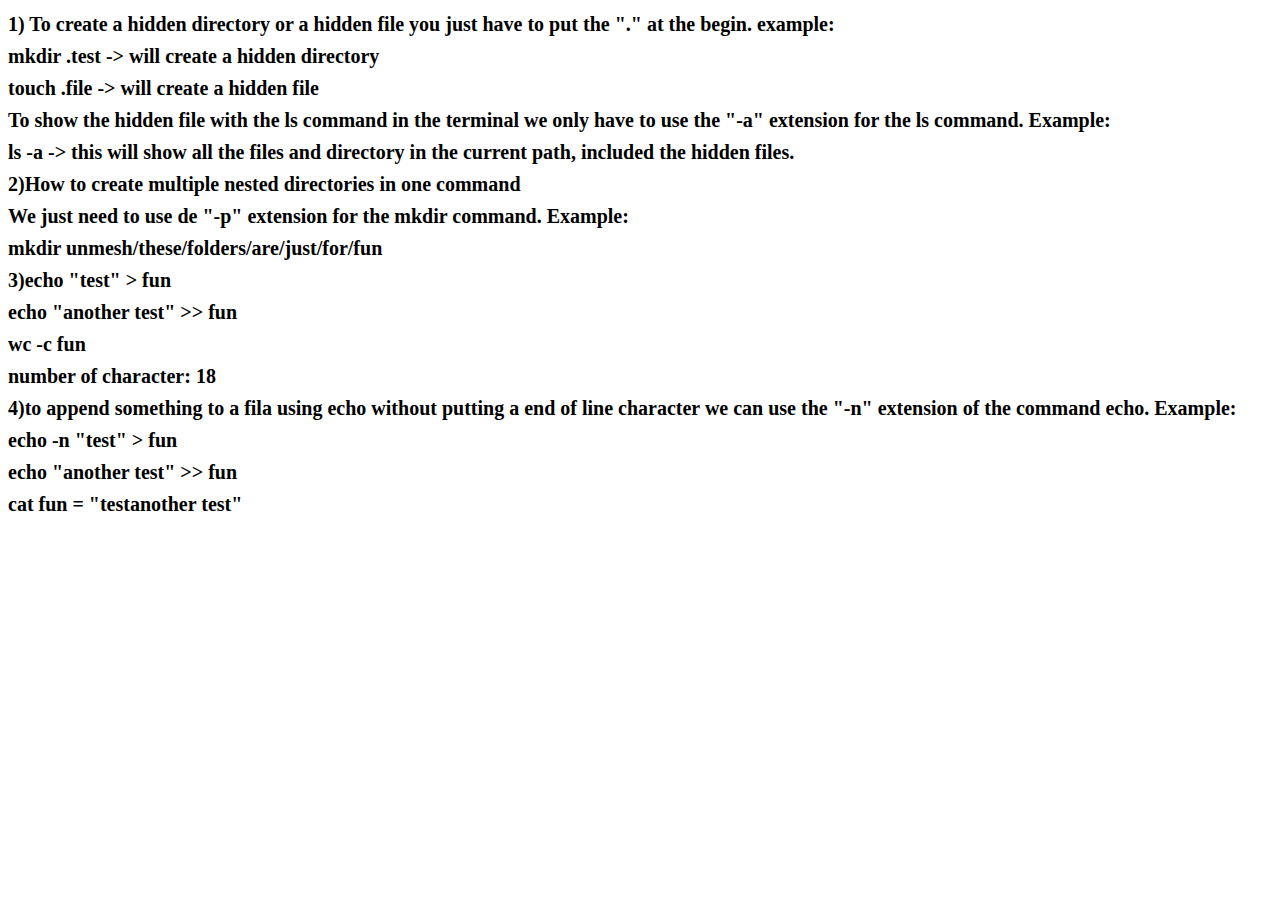
<file: CLI/index.html>
<!DOCTYPE html>
<html>
<head>
	<title>CLI Homework</title>
	<style>
		body{
			font-size: 20px;
			line-height: 1.6;
			font-weight: bold;
		}
	</style>
</head>
<body>
	1)
	To create a hidden directory or a hidden file you just have to put the "." at the begin.
	example:<br>
	mkdir .test -> will create a hidden directory<br> 
	touch .file -> will create a hidden file<br>

	To show the hidden file with the ls command in the terminal we only have to use the "-a" extension for the ls command. Example:<br>
	ls -a -> this will show all the files and directory in the current path, included the hidden files.<br>


	2)How to create multiple nested directories in one command<br>
	We just need to use de "-p" extension for the mkdir command. Example:<br>

	mkdir unmesh/these/folders/are/just/for/fun<br>

	3)echo "test" > fun<br>
	echo "another test" >> fun<br>
	wc -c fun<br>

	number of character: 18<br>

	4)to append something to a fila using echo without putting a end of line character we can use the "-n" extension of the command echo. Example:<br>

	echo -n "test" > fun<br>
	echo "another test" >> fun<br>

	cat fun = "testanother test"<br>
</body>
</html>
</file>
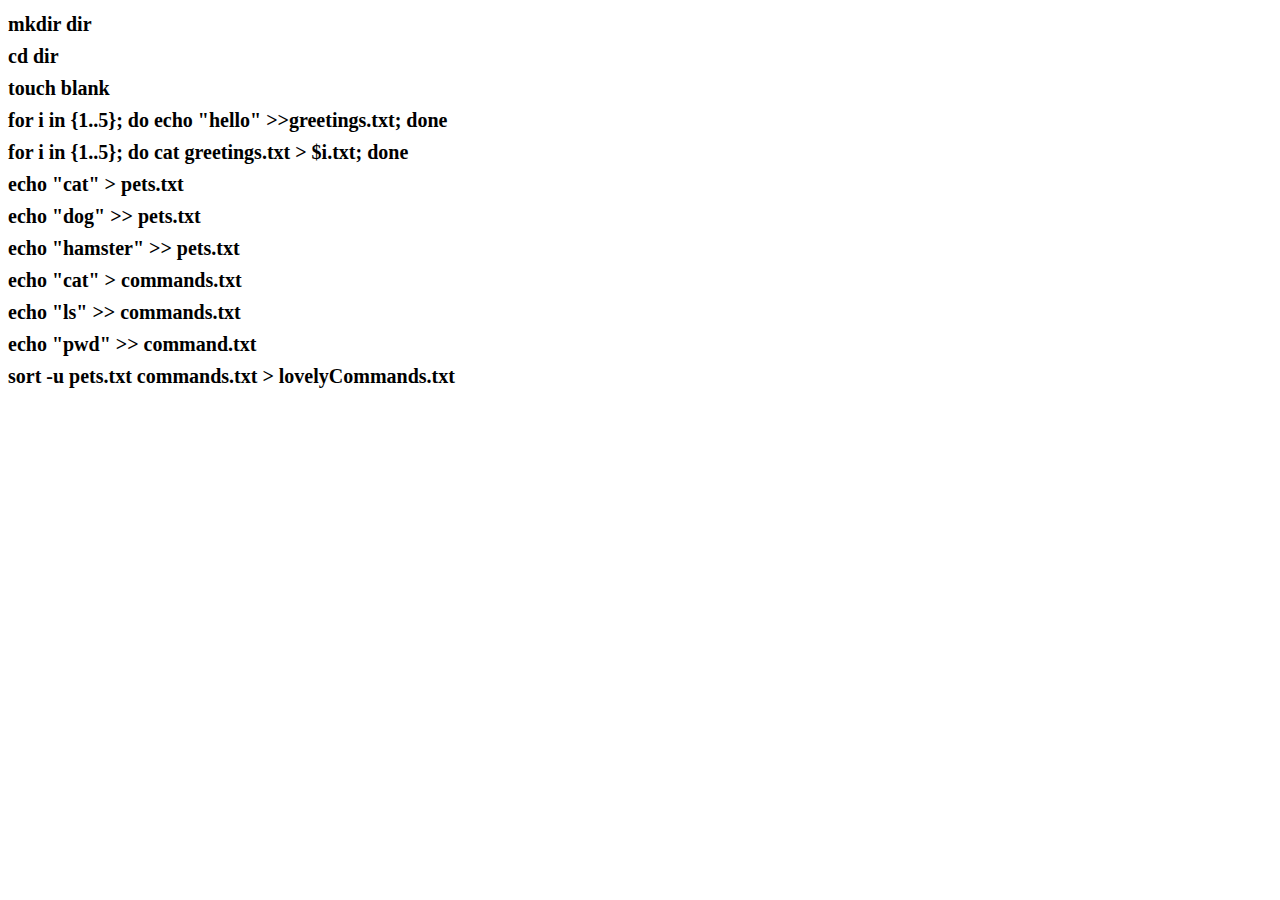
<file: CLI2/index.html>
<!DOCTYPE html>
<html>
<head>
	<title>CLI Homework</title>
	<style>
		body{
			font-size: 20px;
			line-height: 1.6;
			font-weight: bold;
		}
	</style>
</head>
<body>
	mkdir dir<br>
	cd dir<br>
	touch blank<br>
	for i in {1..5}; do echo "hello" >>greetings.txt; done<br>
	for i in {1..5}; do cat greetings.txt > $i.txt; done<br>
	echo "cat" > pets.txt<br>
	echo "dog" >> pets.txt<br>
	echo "hamster" >> pets.txt<br>
	echo "cat" > commands.txt<br>
	echo "ls" >> commands.txt<br>
	echo "pwd" >> command.txt<br>
	sort -u pets.txt commands.txt > lovelyCommands.txt<br>
</body>
</html>
</file>
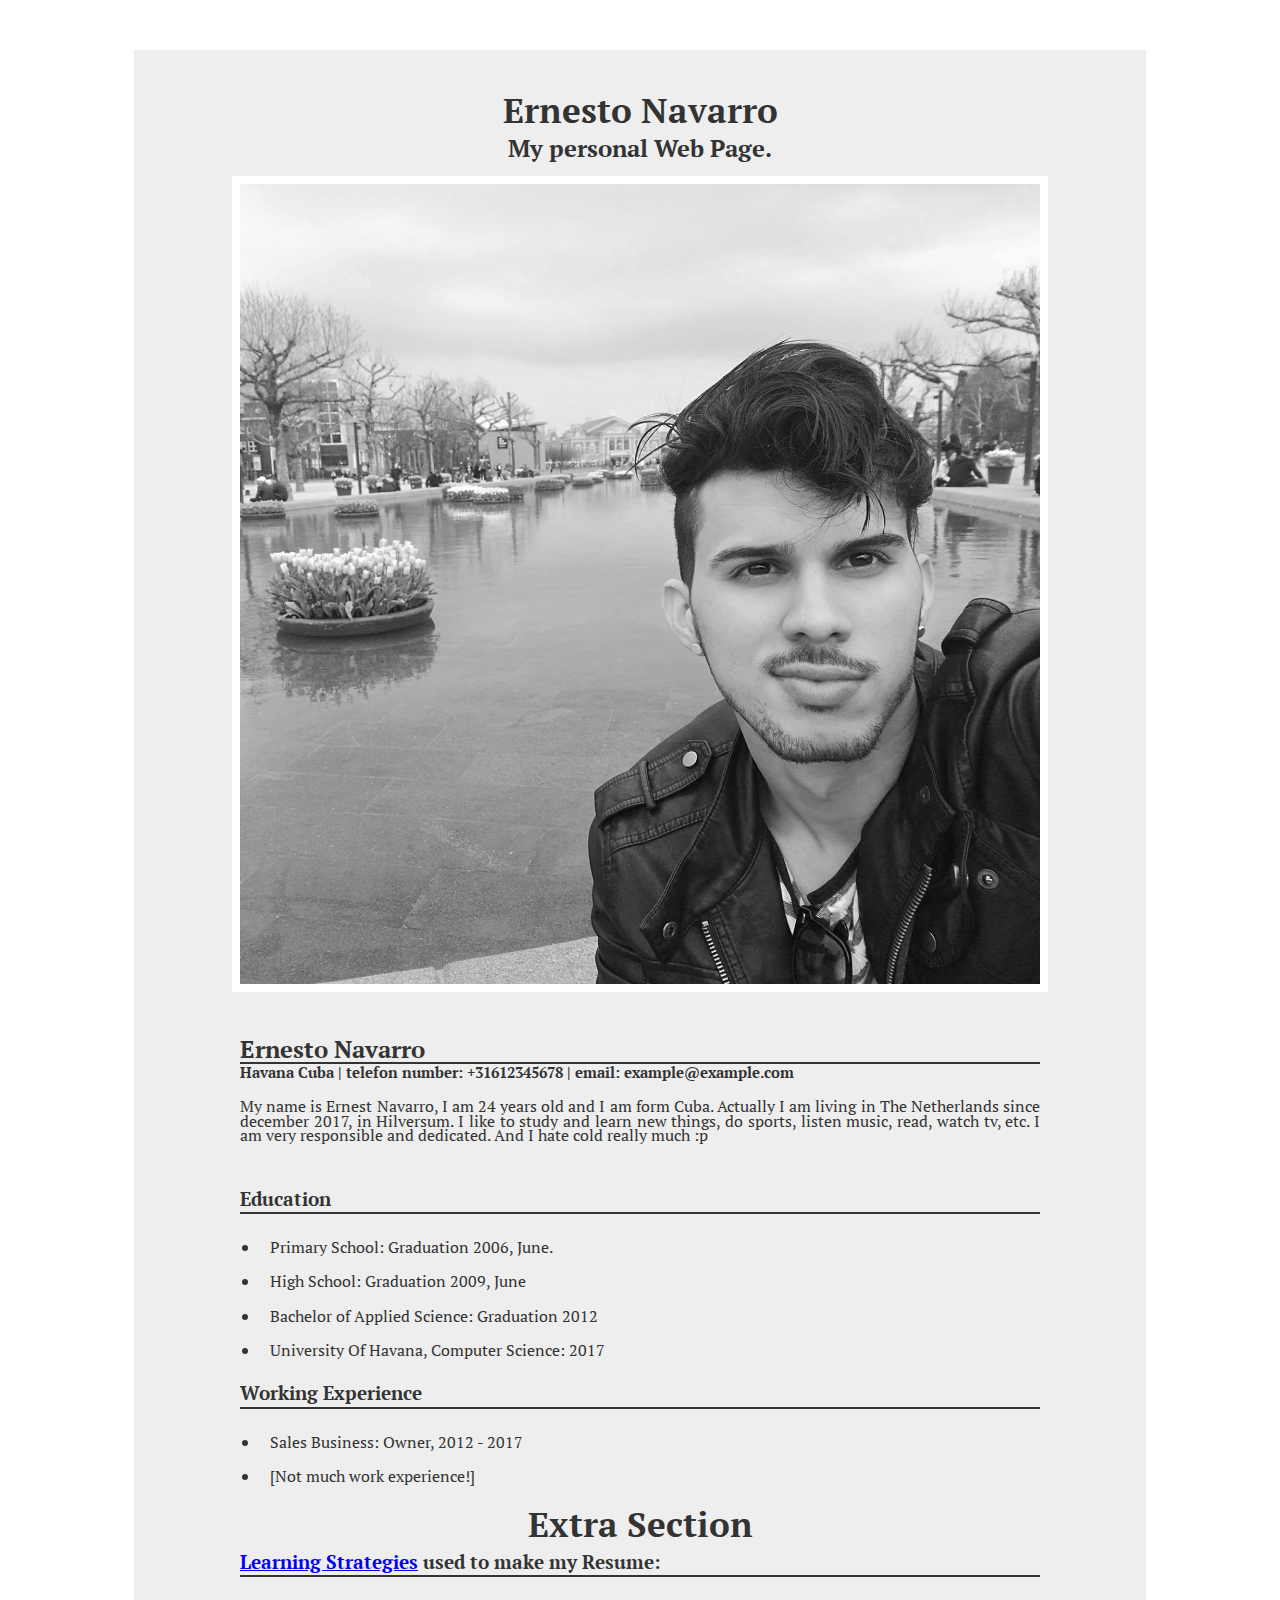
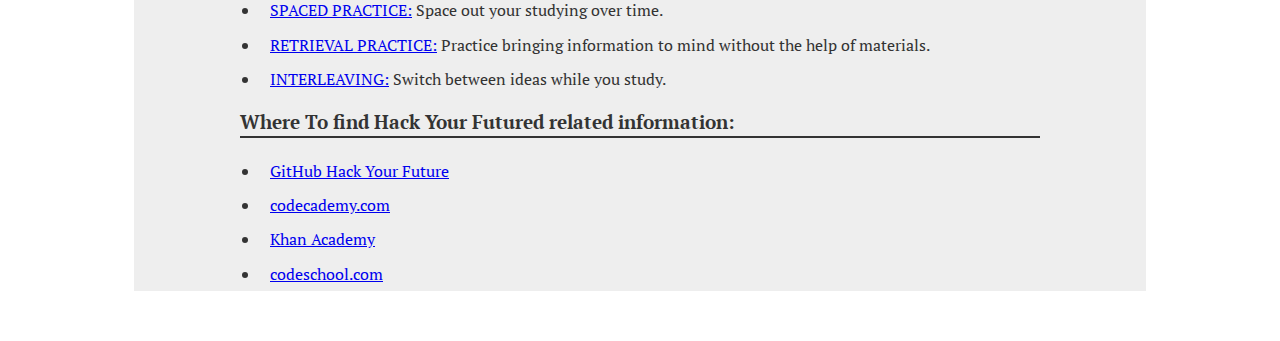
<file: week1/index.html>
<!DOCTYPE html>
<html lang="en">
<head>
	<title>My Info</title>
	<meta name="viewport" content="width=device-width, initial-scale=1.0">
	<link href="https://fonts.googleapis.com/css?family=PT+Serif" rel="stylesheet">
	<link rel="stylesheet" type="text/css" href="style.css">
</head>
<body>
	<div class="main-content">
		<section class="intro center">
			<div class="main-header">
				<h1>Ernesto Navarro</h1>
				<h2>My personal Web Page.</h2>
			</div>
			<img class="main-img center" alt="my-profile-img" src="img/main_img.jpg" width="800"/>
		</section>
		<section class="personal-info">
			<div class="content center">
				<h2>Ernesto Navarro</h2>
				<h4>Havana Cuba | telefon number: +31612345678 | email: example@example.com</h4>
				<p>My name is Ernest Navarro, I am 24 years old and I am form Cuba. Actually I am living in
				The Netherlands since december 2017, in Hilversum. I like to study and learn new things, do sports, listen music, read, watch tv, etc. I am very responsible and dedicated. And I hate cold really much :p</p>
				<br>
				<h3>Education</h3>
				<ul>
					<li>Primary School: Graduation 2006, June.</li>
					<li>High School: Graduation 2009, June</li>
					<li>Bachelor of Applied Science: Graduation 2012</li>
					<li>University Of Havana, Computer Science: 2017</li>
				</ul>
				<h3>Working Experience</h3>
				<ul>
					<li>Sales Business: Owner, 2012 - 2017</li>
					<li>[Not much work experience!]</li>
				</ul>
			</div>
		</section>
		<section>
			<div class="content center">
				<div class="main-header">
					<h1> Extra Section</h1>
				</div>
				<h3><a href="https://www.cultofpedagogy.com/learning-strategies/">Learning Strategies</a> used to make my Resume:</h3>
				<ul>
					<li><a href="http://www.learningscientists.org/blog/2016/7/21-1">SPACED PRACTICE:</a> Space out your studying over time.</li>
					<li><a href="http://www.learningscientists.org/blog/2016/6/23-1">RETRIEVAL PRACTICE:</a> Practice bringing information to mind without the help of materials.</li>
					<li><a href="http://www.learningscientists.org/blog/2016/8/11-1">INTERLEAVING:</a> Switch between ideas while you study.</li>
				</ul>
				<h3>Where To find Hack Your Futured related information:</h3>
				<ul>
					<li><a href="https://github.com/HackYourFuture">GitHub Hack Your Future</a></li>
					<li><a href="http://www.codecademy.com">codecademy.com</a></li>
					<li><a href="https://www.khanacademy.org/computing/computer-programming">Khan Academy</a></li>
					<li><a href="https://www.pluralsight.com/codeschool">codeschool.com</a></li>
				</ul>
			</div>
		</section>
	</div>
</body>
</html>
</file>
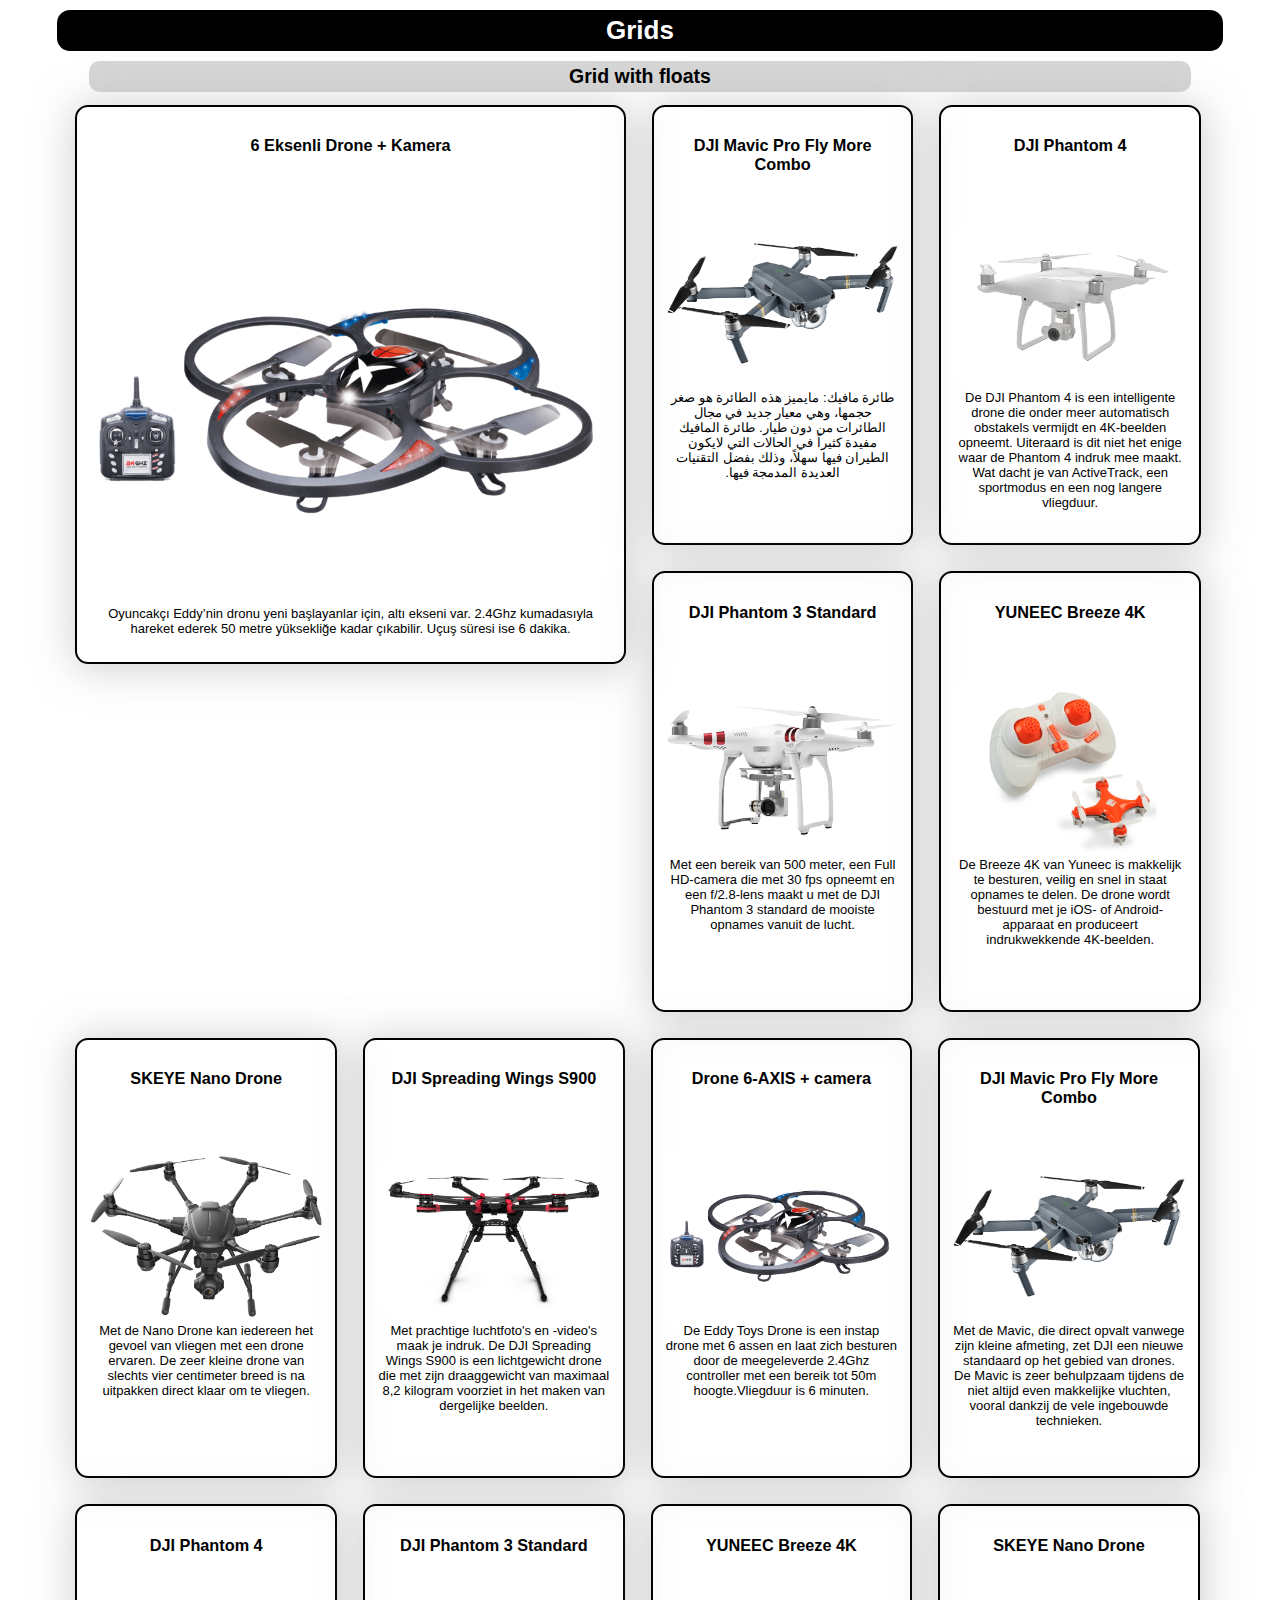
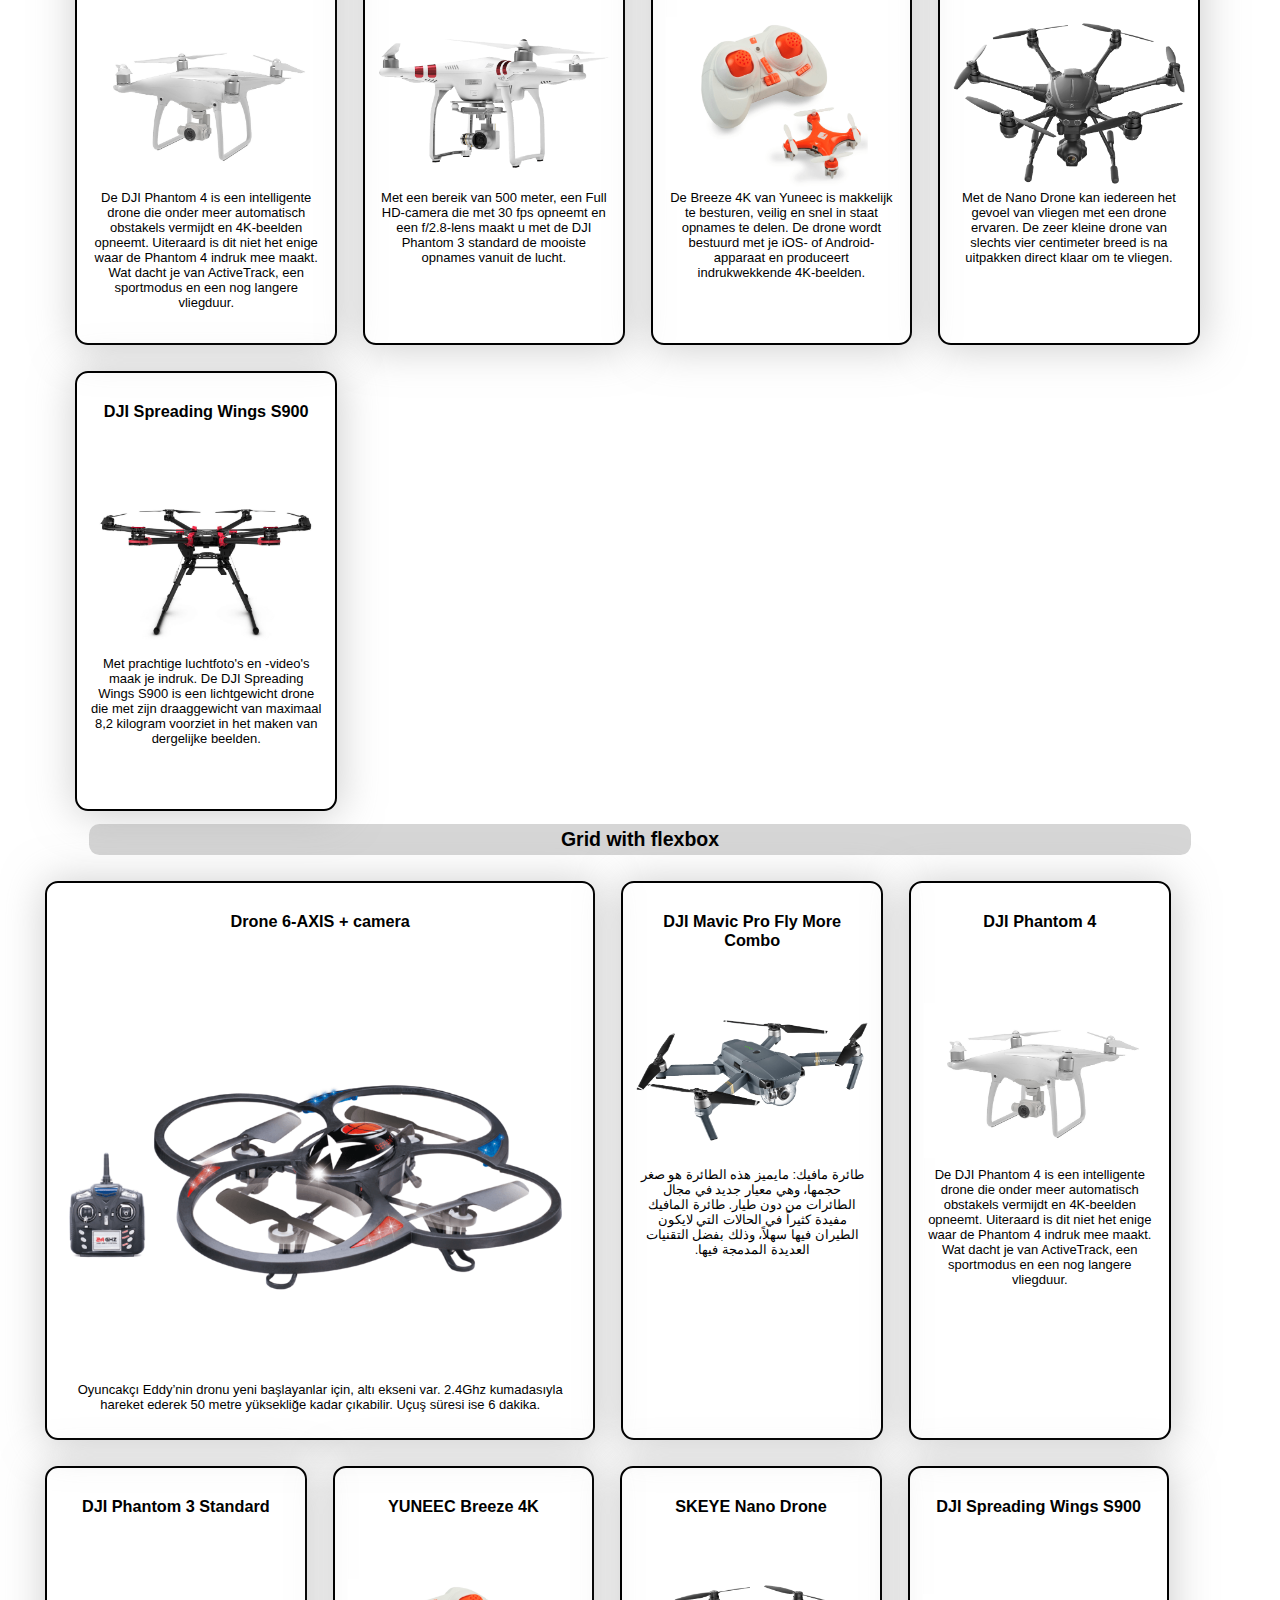
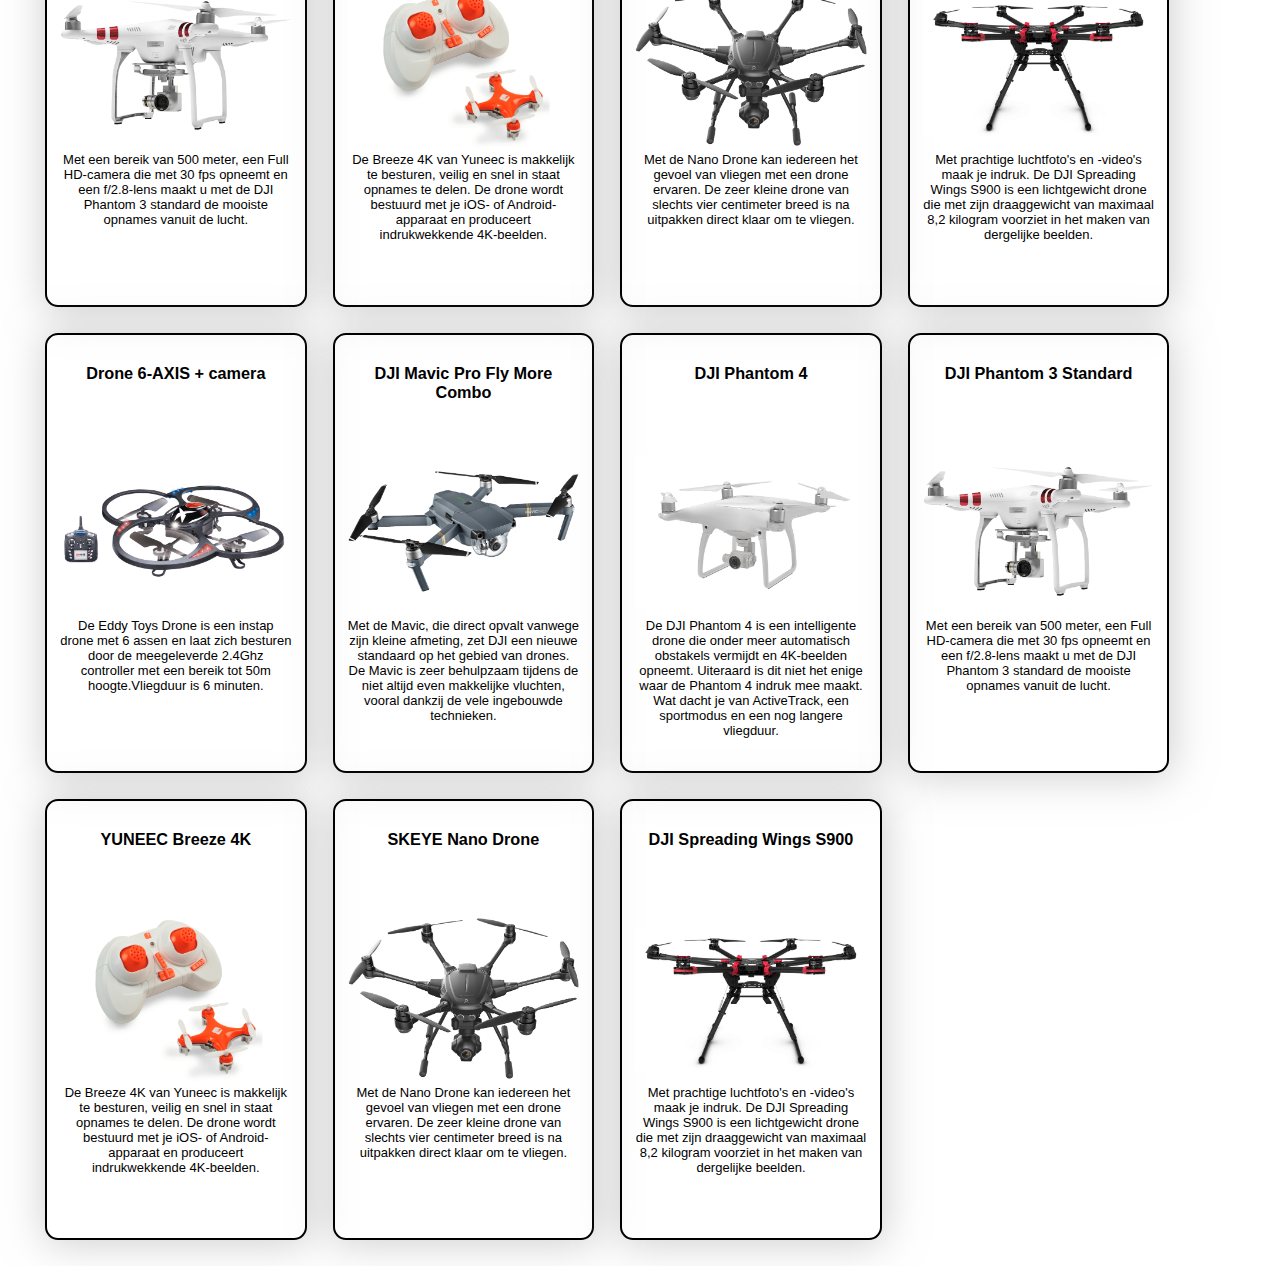
<file: week2/index.html>
<!doctype html>
<html>
    <head>
        <meta charset="utf-8">
        <meta name="viewport" content="width=device-width, initial-scale=1.0">
        <title>Grids</title>
        <link rel="stylesheet" href="style.css">
    </head>
    <body>
        <header>
            <h1>Grids</h1>
        </header>
        <main>
            <section>
                <h2>Grid with floats</h2>
                <ul id="grid-floats">
                    <li class="grid-item">
                        <h3>6 Eksenli Drone + Kamera</h3>
                        <img src="images/drone1.png">
                        <p>Oyuncakçı Eddy’nin dronu yeni başlayanlar için, altı ekseni var. 2.4Ghz kumadasıyla hareket ederek 50 metre yüksekliğe kadar çıkabilir. Uçuş süresi ise 6 dakika.</p>
                    </li>
                    <li class="grid-item">
                        <h3>DJI Mavic Pro Fly More Combo</h3>
                        <img src="images/drone2.png">
                         <p dir="rtl">طائرة مافيك: مايميز هذه الطائرة هو صغر حجمها، وهي معيار جديد في مجال الطائرات من دون طيار. طائرة المافيك مفيدة كثيراً في الحالات التي لايكون الطيران فيها سهلاً، وذلك بفضل التقنيات العديدة المدمجة فيها.</p>
                    </li>
                    <li class="grid-item">
                        <h3>DJI Phantom 4</h3>
                        <img src="images/drone3.png">
                        <p>De DJI Phantom 4 is een intelligente drone die onder meer automatisch obstakels vermijdt en 4K-beelden opneemt. Uiteraard is dit niet het enige waar de Phantom 4 indruk mee maakt. Wat dacht je van ActiveTrack, een sportmodus en een nog langere vliegduur.</p>
                    </li>
                    <li class="grid-item">
                        <h3>DJI Phantom 3 Standard</h3>
                        <img src="images/drone4.png">
                        <p>Met een bereik van 500 meter, een Full HD-camera die met 30 fps opneemt en een f/2.8-lens maakt u met de DJI Phantom 3 standard de mooiste opnames vanuit de lucht.</p>
                    </li>
                    <li class="grid-item">
                        <h3>YUNEEC Breeze 4K</h3>
                        <img src="images/drone5.png">
                        <p>De Breeze 4K van Yuneec is makkelijk te besturen, veilig en snel in staat opnames te delen. De drone wordt bestuurd met je iOS- of Android-apparaat en produceert indrukwekkende 4K-beelden.</p>
                    </li>
                    <li class="grid-item">
                        <h3>SKEYE Nano Drone</h3>
                        <img src="images/drone6.png">
                        <p>Met de Nano Drone kan iedereen het gevoel van vliegen met een drone ervaren. De zeer kleine drone van slechts vier centimeter breed is na uitpakken direct klaar om te vliegen.</p>
                    </li>
                    <li class="grid-item">
                        <h3>DJI Spreading Wings S900</h3>
                        <img src="images/drone7.png">
                        <p>Met prachtige luchtfoto's en -video's maak je indruk. De DJI Spreading Wings S900 is een lichtgewicht drone die met zijn draaggewicht van maximaal 8,2 kilogram voorziet in het maken van dergelijke beelden.</p>
                    </li>
                    <li class="grid-item">
                        <h3>Drone 6-AXIS + camera</h3>
                        <img src="images/drone1.png">
                        <p>De Eddy Toys Drone is een instap drone met 6 assen en laat zich besturen door de meegeleverde 2.4Ghz controller met een bereik tot 50m hoogte.Vliegduur is 6 minuten.</p>
                    </li>
                    <li class="grid-item">
                        <h3>DJI Mavic Pro Fly More Combo</h3>
                        <img src="images/drone2.png">
                        <p>Met de Mavic, die direct opvalt vanwege zijn kleine afmeting, zet DJI een nieuwe standaard op het gebied van drones. De Mavic is zeer behulpzaam tijdens de niet altijd even makkelijke vluchten, vooral dankzij de vele ingebouwde technieken.</p>
                    </li>
                    <li class="grid-item">
                        <h3>DJI Phantom 4</h3>
                        <img src="images/drone3.png">
                        <p>De DJI Phantom 4 is een intelligente drone die onder meer automatisch obstakels vermijdt en 4K-beelden opneemt. Uiteraard is dit niet het enige waar de Phantom 4 indruk mee maakt. Wat dacht je van ActiveTrack, een sportmodus en een nog langere vliegduur.</p>
                    </li>
                    <li class="grid-item">
                        <h3>DJI Phantom 3 Standard</h3>
                        <img src="images/drone4.png">
                        <p>Met een bereik van 500 meter, een Full HD-camera die met 30 fps opneemt en een f/2.8-lens maakt u met de DJI Phantom 3 standard de mooiste opnames vanuit de lucht.</p>
                    </li>
                    <li class="grid-item">
                        <h3>YUNEEC Breeze 4K</h3>
                        <img src="images/drone5.png">
                        <p>De Breeze 4K van Yuneec is makkelijk te besturen, veilig en snel in staat opnames te delen. De drone wordt bestuurd met je iOS- of Android-apparaat en produceert indrukwekkende 4K-beelden.</p>
                    </li>
                    <li class="grid-item">
                        <h3>SKEYE Nano Drone</h3>
                        <img src="images/drone6.png">
                        <p>Met de Nano Drone kan iedereen het gevoel van vliegen met een drone ervaren. De zeer kleine drone van slechts vier centimeter breed is na uitpakken direct klaar om te vliegen.</p>
                    </li>
                    <li class="grid-item">
                        <h3>DJI Spreading Wings S900</h3>
                        <img src="images/drone7.png">
                        <p>Met prachtige luchtfoto's en -video's maak je indruk. De DJI Spreading Wings S900 is een lichtgewicht drone die met zijn draaggewicht van maximaal 8,2 kilogram voorziet in het maken van dergelijke beelden.</p>
                    </li>
                </ul>
                
            </section>
            <section>
                <h2>Grid with flexbox</h2>
                <ul id="grid-flex">
                    <li class="grid-item">
                        <h3>Drone 6-AXIS + camera</h3>
                        <img src="images/drone1.png">
                        <p>Oyuncakçı Eddy’nin dronu yeni başlayanlar için, altı ekseni var. 2.4Ghz kumadasıyla hareket ederek 50 metre yüksekliğe kadar çıkabilir. Uçuş süresi ise 6 dakika.</p>
                    </li>
                    <li class="grid-item">
                        <h3>DJI Mavic Pro Fly More Combo</h3>
                        <img src="images/drone2.png">
                         <p dir="rtl">طائرة مافيك: مايميز هذه الطائرة هو صغر حجمها، وهي معيار جديد في مجال الطائرات من دون طيار. طائرة المافيك مفيدة كثيراً في الحالات التي لايكون الطيران فيها سهلاً، وذلك بفضل التقنيات العديدة المدمجة فيها.</p>
                    </li>
                    <li class="grid-item">
                        <h3>DJI Phantom 4</h3>
                        <img src="images/drone3.png">
                        <p>De DJI Phantom 4 is een intelligente drone die onder meer automatisch obstakels vermijdt en 4K-beelden opneemt. Uiteraard is dit niet het enige waar de Phantom 4 indruk mee maakt. Wat dacht je van ActiveTrack, een sportmodus en een nog langere vliegduur.</p>
                    </li>
                    <li class="grid-item">
                        <h3>DJI Phantom 3 Standard</h3>
                        <img src="images/drone4.png">
                        <p>Met een bereik van 500 meter, een Full HD-camera die met 30 fps opneemt en een f/2.8-lens maakt u met de DJI Phantom 3 standard de mooiste opnames vanuit de lucht.</p>
                    </li>
                    <li class="grid-item">
                        <h3>YUNEEC Breeze 4K</h3>
                        <img src="images/drone5.png">
                        <p>De Breeze 4K van Yuneec is makkelijk te besturen, veilig en snel in staat opnames te delen. De drone wordt bestuurd met je iOS- of Android-apparaat en produceert indrukwekkende 4K-beelden.</p>
                    </li>
                    <li class="grid-item">
                        <h3>SKEYE Nano Drone</h3>
                        <img src="images/drone6.png">
                        <p>Met de Nano Drone kan iedereen het gevoel van vliegen met een drone ervaren. De zeer kleine drone van slechts vier centimeter breed is na uitpakken direct klaar om te vliegen.</p>
                    </li>
                    <li class="grid-item">
                        <h3>DJI Spreading Wings S900</h3>
                        <img src="images/drone7.png">
                        <p>Met prachtige luchtfoto's en -video's maak je indruk. De DJI Spreading Wings S900 is een lichtgewicht drone die met zijn draaggewicht van maximaal 8,2 kilogram voorziet in het maken van dergelijke beelden.</p>
                    </li>
                    <li class="grid-item">
                        <h3>Drone 6-AXIS + camera</h3>
                        <img src="images/drone1.png">
                        <p>De Eddy Toys Drone is een instap drone met 6 assen en laat zich besturen door de meegeleverde 2.4Ghz controller met een bereik tot 50m hoogte.Vliegduur is 6 minuten.</p>
                    </li>
                    <li class="grid-item">
                        <h3>DJI Mavic Pro Fly More Combo</h3>
                        <img src="images/drone2.png">
                        <p>Met de Mavic, die direct opvalt vanwege zijn kleine afmeting, zet DJI een nieuwe standaard op het gebied van drones. De Mavic is zeer behulpzaam tijdens de niet altijd even makkelijke vluchten, vooral dankzij de vele ingebouwde technieken.</p>
                    </li>
                    <li class="grid-item">
                        <h3>DJI Phantom 4</h3>
                        <img src="images/drone3.png">
                        <p>De DJI Phantom 4 is een intelligente drone die onder meer automatisch obstakels vermijdt en 4K-beelden opneemt. Uiteraard is dit niet het enige waar de Phantom 4 indruk mee maakt. Wat dacht je van ActiveTrack, een sportmodus en een nog langere vliegduur.</p>
                    </li>
                    <li class="grid-item">
                        <h3>DJI Phantom 3 Standard</h3>
                        <img src="images/drone4.png">
                        <p>Met een bereik van 500 meter, een Full HD-camera die met 30 fps opneemt en een f/2.8-lens maakt u met de DJI Phantom 3 standard de mooiste opnames vanuit de lucht.</p>
                    </li>
                    <li class="grid-item">
                        <h3>YUNEEC Breeze 4K</h3>
                        <img src="images/drone5.png">
                        <p>De Breeze 4K van Yuneec is makkelijk te besturen, veilig en snel in staat opnames te delen. De drone wordt bestuurd met je iOS- of Android-apparaat en produceert indrukwekkende 4K-beelden.</p>
                    </li>
                    <li class="grid-item">
                        <h3>SKEYE Nano Drone</h3>
                        <img src="images/drone6.png">
                        <p>Met de Nano Drone kan iedereen het gevoel van vliegen met een drone ervaren. De zeer kleine drone van slechts vier centimeter breed is na uitpakken direct klaar om te vliegen.</p>
                    </li>
                    <li class="grid-item">
                        <h3>DJI Spreading Wings S900</h3>
                        <img src="images/drone7.png">
                        <p>Met prachtige luchtfoto's en -video's maak je indruk. De DJI Spreading Wings S900 is een lichtgewicht drone die met zijn draaggewicht van maximaal 8,2 kilogram voorziet in het maken van dergelijke beelden.</p>
                    </li>
                </ul>
            </section>
        </main>
    </body>
</html>
</file>
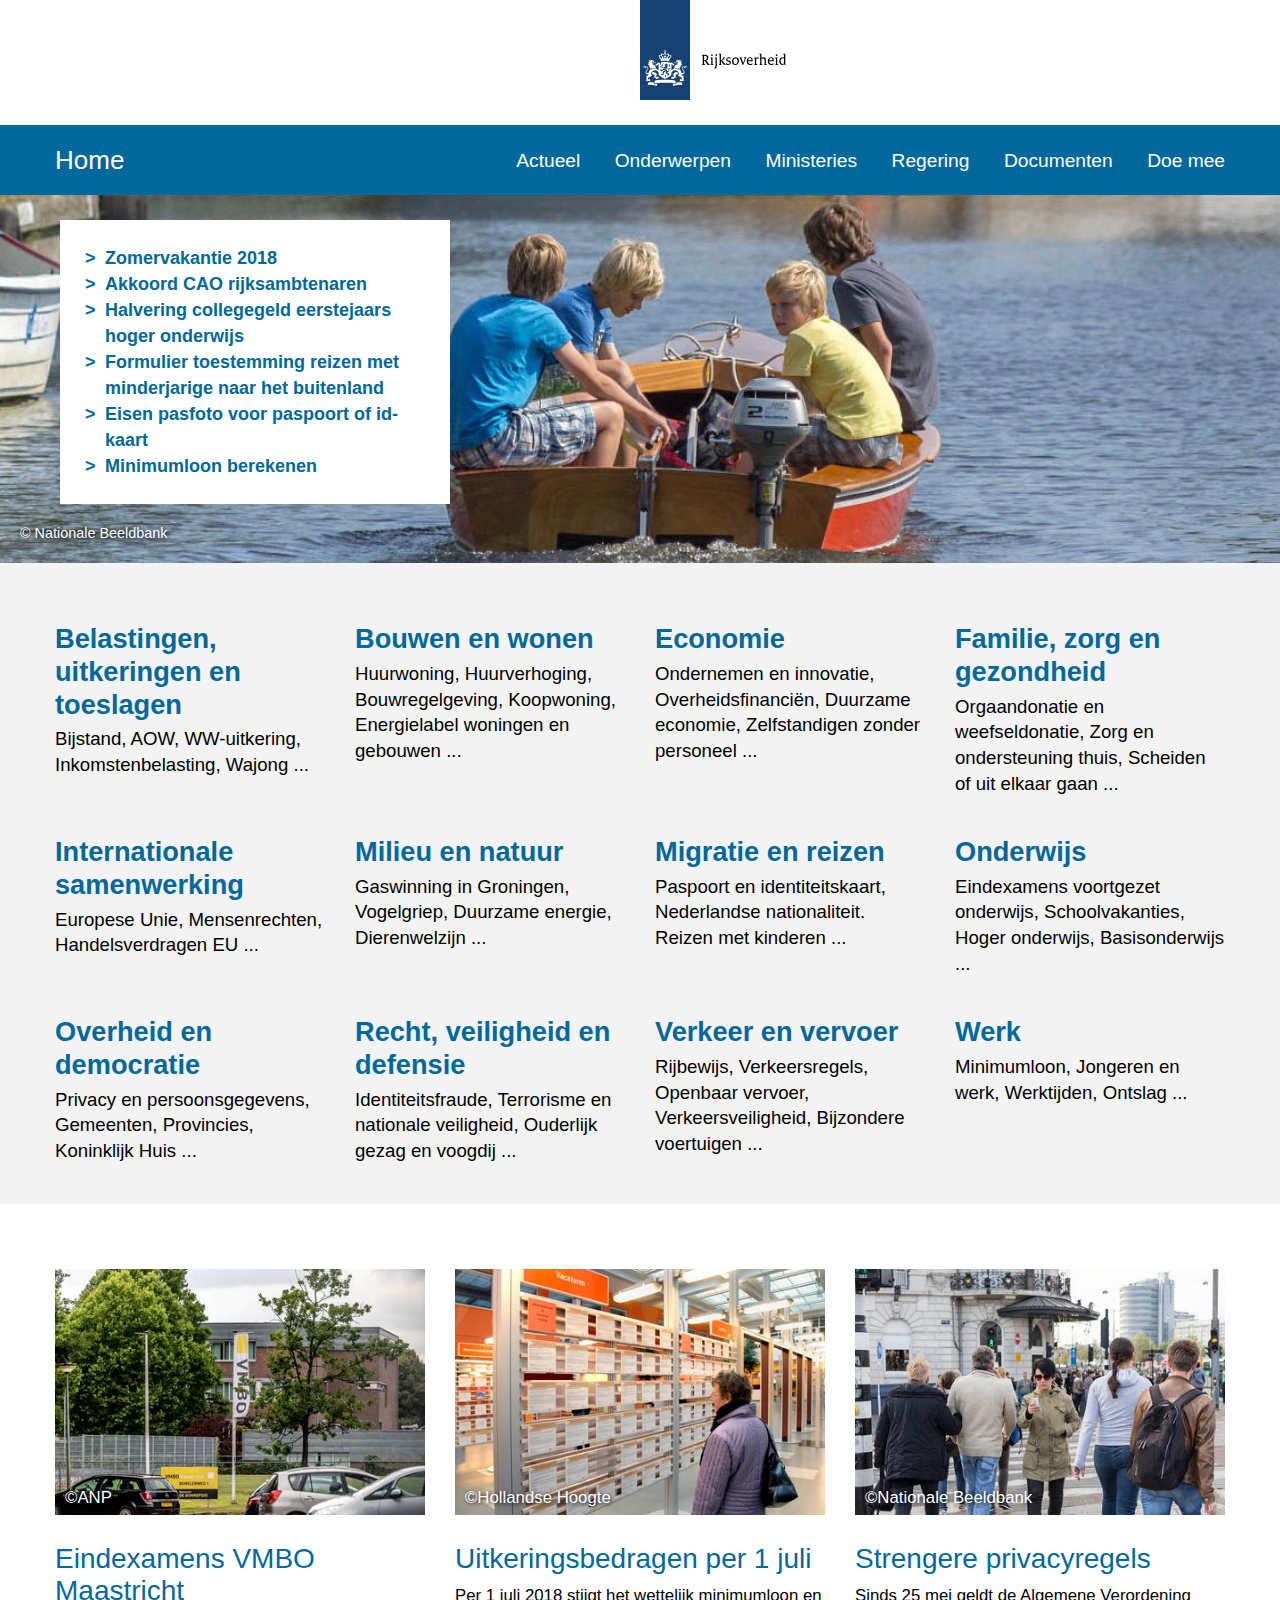
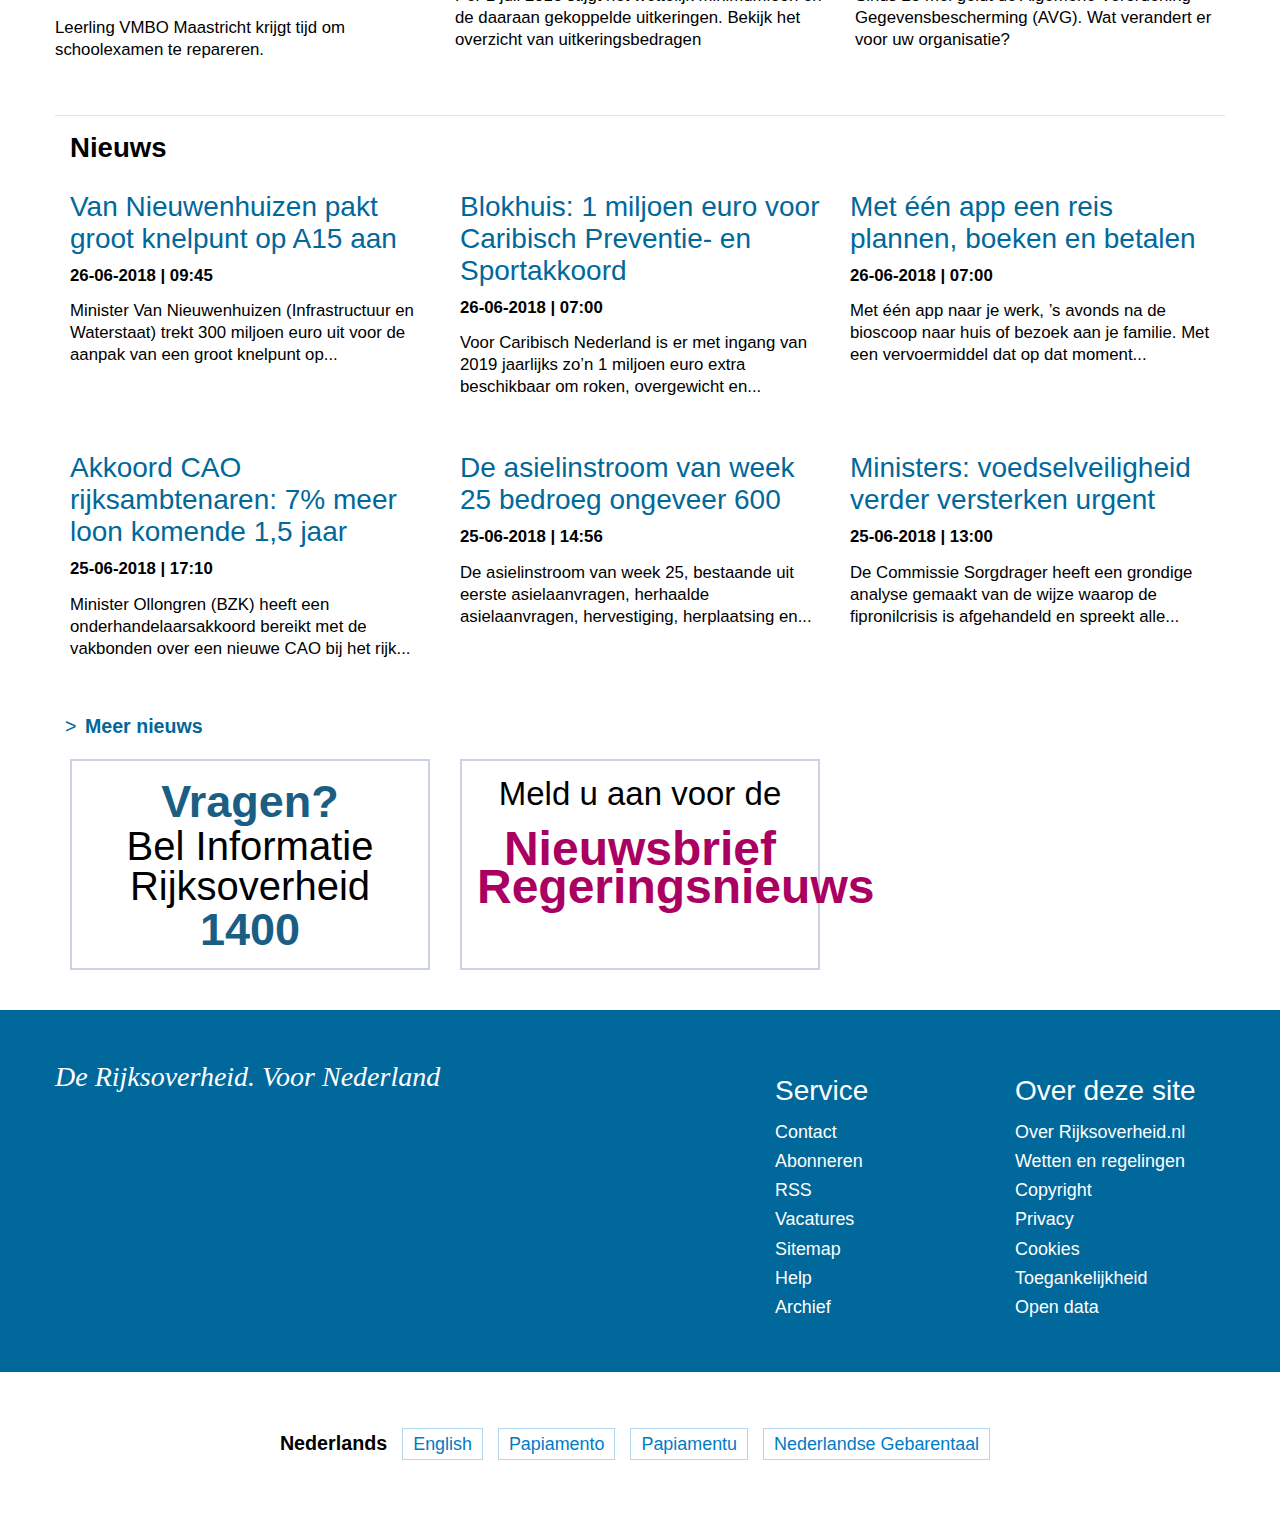
<file: week3/index.html>
<!DOCTYPE html>
<html>
<head lang="EN">
	<meta charset="UTF-8"/>
	<meta name="viewport" content="width=device-width, initial-scale=1.0"/>
	<link rel="stylesheet" type="text/css" href="main.css">
	<link rel="shortcut icon" href="favicon.ico" type="image/x-icon">
	<title>Informatie van de Rijksoverheid | Rijksoverheid.nl</title>

</head>
<body>

	<div id="header">
		<div class="logo">
			<div class="wrapper">
				<img class="logo1" src="images/logo-ro.svg" alt="Rijksoverheid" id="logotype"/>
				<img class = "logo2" src="images/logo-fallback-ro.svg" alt="Rijksoverheid" id="logotype"/>
			</div>
		</div>
	</div>

	<div class="navBar">
  		<div class="wrapper">
			<nav class="navleft">
  				<a href="/">Home</a>
			</nav>
			<nav class="navright" data-mobilebtntxt="Menu" data-closemobilenavtxt="Sluiten">
  			  <a href="/actueel">Actueel</a>
		      <a href="/onderwerpen">Onderwerpen</a>
		      <a href="/ministeries">Ministeries</a>
		      <a href="/regering">Regering</a>
		      <a href="/documenten">Documenten</a>
		      <a href="/doe-mee">Doe mee</a>
     		 </nav>
 		</div>
	</div>

	<div class="main">
		<div class="headerImage">
			<div class="taskNavigation">
				<ul>
					<li><a href="/onderwerpen/schoolvakanties/zomervakantie/zomervakantie-2018">Zomervakantie 2018</a></li>
					<li><a href="https://www.rijksoverheid.nl/actueel/nieuws/2018/06/25/akkoord-cao-rijksambtenaren-7-meer-loon-komende-15-jaar" class="">Akkoord CAO rijksambtenaren</a></li>
					<li><a href="https://www.rijksoverheid.nl/onderwerpen/hoger-onderwijs/halvering-collegegeld-eerstejaars" class="">Halvering collegegeld eerstejaars hoger onderwijs</a></li>
					<li><a href="/documenten/formulieren/2014/02/06/formulier-toestemming-reizen-met-minderjarige-naar-het-buitenland" class="publication">Formulier toestemming reizen met minderjarige naar het buitenland</a></li>
					<li><a href="https://www.rijksoverheid.nl/onderwerpen/paspoort-en-identiteitskaart/eisen-pasfoto-paspoort-id-kaart" class="">Eisen pasfoto voor paspoort of id-kaart</a></li>
					<li><a href="https://www.rijksoverheid.nl/onderwerpen/minimumloon/inhoud/rekenhulp-minimumloon-berekenen" class="">Minimumloon berekenen</a></li>
				</ul>
			</div>
			<p class="copyright">
        <span>&copy;</span>
        Nationale Beeldbank</p>

		</div>
		<div class="navigation">
			<div class="wrapper">
				<div class="flex">
					<div class="item">
						<a href="/onderwerpen/themas/belastingen-uitkeringen-en-toeslagen">
		                  <h2>Belastingen, uitkeringen en toeslagen</h2>
		                  <p>Bijstand, AOW, WW-uitkering, Inkomstenbelasting, Wajong ...</p>
		                </a>
					</div>
					<div class="item">
						<a href="/onderwerpen/themas/belastingen-uitkeringen-en-toeslagen">
		                  <h2>Bouwen en wonen</h2>
		                  <p>Huurwoning, Huurverhoging, Bouwregelgeving, Koopwoning, Energielabel woningen en gebouwen ...</p>
		                </a>
					</div>
					<div class="item">
						<a href="/onderwerpen/themas/belastingen-uitkeringen-en-toeslagen">
		                  <h2>Economie</h2>
		                  <p>Ondernemen en innovatie, Overheidsfinanciën, Duurzame economie, Zelfstandigen zonder personeel ...</p>
		                </a>
					</div>
					<div class="item">
						<a href="/onderwerpen/themas/belastingen-uitkeringen-en-toeslagen">
		                  <h2>Familie, zorg en gezondheid</h2>
		                  <p>Orgaandonatie en weefseldonatie, Zorg en ondersteuning thuis, Scheiden of uit elkaar gaan ...</p>
		                </a>
					</div>
					<div class="item">
						<a href="/onderwerpen/themas/belastingen-uitkeringen-en-toeslagen">
		                  <h2>Internationale samenwerking</h2>
		                  <p>Europese Unie, Mensenrechten, Handelsverdragen EU ...</p>
		                </a>
					</div>
					<div class="item">
						<a href="/onderwerpen/themas/belastingen-uitkeringen-en-toeslagen">
		                  <h2>Milieu en natuur</h2>
		                  <p>Gaswinning in Groningen, Vogelgriep, Duurzame energie, Dierenwelzijn ...</p>
		                </a>
					</div>
					<div class="item">
						<a href="/onderwerpen/themas/belastingen-uitkeringen-en-toeslagen">
		                  <h2>Migratie en reizen</h2>
		                  <p>Paspoort en identiteitskaart, Nederlandse nationaliteit. Reizen met kinderen ...</p>
		                </a>
					</div>
					<div class="item">
						<a href="/onderwerpen/themas/belastingen-uitkeringen-en-toeslagen">
		                  <h2>Onderwijs</h2>
		                  <p>Eindexamens voortgezet onderwijs, Schoolvakanties, Hoger onderwijs, Basisonderwijs ...</p>
		                </a>
					</div>
					<div class="item">
						<a href="/onderwerpen/themas/belastingen-uitkeringen-en-toeslagen">
		                  <h2>Overheid en democratie</h2>
		                  <p>Privacy en persoonsgegevens, Gemeenten, Provincies, Koninklijk Huis ...</p>
		                </a>
					</div>
					<div class="item">
						<a href="/onderwerpen/themas/belastingen-uitkeringen-en-toeslagen">
		                  <h2>Recht, veiligheid en defensie</h2>
		                  <p>Identiteitsfraude, Terrorisme en nationale veiligheid, Ouderlijk gezag en voogdij ...</p>
		                </a>
					</div>
					<div class="item">
						<a href="/onderwerpen/themas/belastingen-uitkeringen-en-toeslagen">
		                  <h2>Verkeer en vervoer</h2>
		                  <p>Rijbewijs, Verkeersregels, Openbaar vervoer, Verkeersveiligheid, Bijzondere voertuigen ...</p>
		                </a>
					</div>
					<div class="item">
						<a href="/onderwerpen/themas/belastingen-uitkeringen-en-toeslagen">
		                  <h2>Werk</h2>
		                  <p>Minimumloon, Jongeren en werk, Werktijden, Ontslag ...</p>
		                </a>
					</div>
				</div>
			</div>	
		</div>
		<div class="lastSection">
			<div class="wrapper">			
				<section class="flex spotlight">
					<div class="item">
						<a href="/onderwerpen/eindexamens/ongeldige-eindexamens-vmbo-maastricht" class="">
                			<img src="images/vmbo-maastricht.jpg" alt="" />
                			<p class="copyright">
        					<span>&copy;</span>ANP</p>
        					<h3>Eindexamens VMBO Maastricht</h3>
        					<p>Leerling VMBO Maastricht krijgt tijd om schoolexamen te repareren.</p>
            			</a>
					</div>
					<div class="item">
						<a href="/actueel/nieuws/2018/06/20/uitkeringsbedragen-per-1-juli-2018" class="">
                			<img src="images/uitkeringen-per-1-juli-2018.jpg" alt="" />
                			<p class="copyright">
        					<span>&copy;</span>Hollandse Hoogte</p>
        					<h3>Uitkeringsbedragen per 1 juli</h3>
        					<p>Per 1 juli 2018 stijgt het wettelijk minimumloon en de daaraan gekoppelde uitkeringen. Bekijk het overzicht van uitkeringsbedragen</p>
            			</a>
					</div>
					<div class="item">
						<a href="/onderwerpen/privacy-en-persoonsgegevens/voorbereiden-op-de-avg" class="">
                			<img src="images/privacy-en-persoonsgegevens.jpg" alt="" />
                			<p class="copyright">
        					<span>&copy;</span>Nationale Beeldbank</p>
        					<h3>Strengere privacyregels</h3>
        					<p>Sinds 25 mei geldt de Algemene Verordening Gegevensbescherming (AVG). Wat verandert er voor uw organisatie?</p>
            			</a>
					</div>
				</section>
				<section class="news">
					<h2>Nieuws</h2>
					<div class="flex">
						<div class="item">
							<a href="/actueel/nieuws/2018/06/26/van-nieuwenhuizen-pakt-groot-knelpunt-op-a15-aan"> 
		   						<h3>Van Nieuwenhuizen pakt groot knelpunt op A15 aan</h3>
		    					<p><span class="publDate">26-06-2018 | 09:45</span></p> 
		    					<p>Minister Van Nieuwenhuizen (Infrastructuur en Waterstaat) trekt 300 miljoen euro uit voor de aanpak van een groot knelpunt op...</p>
	    					</a>
						</div>
						<div class="item">
							<a href="/actueel/nieuws/2018/06/26/blokhuis-1-miljoen-euro-voor-caribisch-preventie--en-sportakkoord"> 
		   						<h3>Blokhuis: 1 miljoen euro voor Caribisch Preventie- en Sportakkoord</h3>
		    					<p><span class="publDate">26-06-2018 | 07:00</span></p> 
		    					<p>Voor Caribisch Nederland is er met ingang van 2019 jaarlijks zo’n 1 miljoen euro extra beschikbaar om roken, overgewicht en...</p>
	    					</a>
						</div>
						<div class="item">
							<a href="/actueel/nieuws/2018/06/26/met-een-app-een-reis-plannen-boeken-en-betalen"> 
		   						<h3>Met één app een reis plannen, boeken en betalen</h3>
		    					<p><span class="publDate">26-06-2018 | 07:00</span></p> 
		    					<p>Met één app naar je werk, ’s avonds na de bioscoop naar huis of bezoek aan je familie. Met een vervoermiddel dat op dat moment...</p>
	    					</a>
						</div>
						<div class="item">
							<a href="/actueel/nieuws/2018/06/25/akkoord-cao-rijksambtenaren-7-meer-loon-komende-15-jaar"> 
		   						<h3>Akkoord CAO rijksambtenaren: 7% meer loon komende 1,5 jaar</h3>
		    					<p><span class="publDate">25-06-2018 | 17:10</span></p> 
		    					<p>Minister Ollongren (BZK) heeft een onderhandelaarsakkoord bereikt met de vakbonden over een nieuwe CAO bij het rijk...</p>
	    					</a>
						</div>
						<div class="item">
							<a href="/actueel/nieuws/2018/06/25/de-asielinstroom-van-week-25-bedroeg-ongeveer-600"> 
		   						<h3>De asielinstroom van week 25 bedroeg ongeveer 600</h3>
		    					<p><span class="publDate">25-06-2018 | 14:56</span></p> 
		    					<p>De asielinstroom van week 25, bestaande uit eerste asielaanvragen, herhaalde asielaanvragen, hervestiging, herplaatsing en...</p>
	    					</a>
						</div>
						<div class="item">
							<a href="/actueel/nieuws/2018/06/25/ministers-voedselveiligheid-verder-versterken-urgent"> 
		   						<h3>Ministers: voedselveiligheid verder versterken urgent</h3>
		    					<p><span class="publDate">25-06-2018 | 13:00</span></p> 
		    					<p>De Commissie Sorgdrager heeft een grondige analyse gemaakt van de wijze waarop de fipronilcrisis is afgehandeld en spreekt alle...</p>
	    					</a>
						</div>
					</div>
					<a class="more" href="/actueel/nieuws">Meer nieuws</a>
				</section>
				<section class="banners flex">
					<div class="item banner">
						<p><span class="f1">Vragen?</span><br>
						<spam class="f2">Bel Informatie</spam><br>
						<spam class="f2">Rijksoverheid</spam><br>
						<spam class="f1">1400</spam></p>
					</div>
					<div class="item banner">
						<p><span class="f3">Meld u aan voor de</span><br><br>
						<spam class="f4">Nieuwsbrief</spam><br>
						<spam class="f4">Regeringsnieuws</spam></p>
					</div>
				</section>

			</div>	
		</div>
	</div>
	<div class="footer">
		<div class="wrapper">
			<div class="flex">
				<div class="item">
					<span>De Rijksoverheid. Voor Nederland</span>
				</div>
				<div class="item">
					<h2>Service</h2>
					<ul>
						<li><a href="/contact">Contact</a></li>
						<li><a href="https://abonneren.rijksoverheid.nl/">Abonneren</a></li>
						<li><a href="/rss">RSS</a></li>
						<li><a href="/vacatures">Vacatures</a></li>
						<li><a href="/sitemap">Sitemap</a></li>
						<li><a href="/help">Help</a></li>
						<li><a href="/archief">Archief</a></li>
					</ul>
				</div>
				<div class="item">
					<h2>Over deze site</h2>
					<ul>
						<li><a href="/over-rijksoverheid-nl">Over Rijksoverheid.nl</a></li>
						<li><a href="/wetten-en-regelingen">Wetten en regelingen</a></li>
						<li><a href="/copyright">Copyright</a></li>
						<li><a href="/privacy">Privacy</a></li>
						<li><a href="/cookies">Cookies</a></li>
						<li><a href="/toegankelijkheid">Toegankelijkheid</a></li>
						<li><a href="/opendata">Open data</a></li>
					</ul>
				</div>
			</div>
		</div>
		<div class="languages">
			<div class="wrapper">
  				<ul>
				    <li class=selected>Nederlands</li>
				    <li>
				    	<a href="https://www.government.nl" lang="en">English</a></li>
				    <li>
				    	<a href="https://www.gobiernodireino.nl/" lang="pap">Papiamento</a>
				    </li>
				    <li>
				    	<a href="https://www.gobiernudireino.nl/" lang="pap">Papiamentu</a>
				    </li>
				    <li>
				    	<a href="https://www.rijksoverheid.nl/onderwerpen/overheidscommunicatie/nederlandse-gebarentaal">Nederlandse Gebarentaal</a> 
				    </li>
				</ul>
			</div>
			</div>
	</div>
</body>
</html>
</file>
<file: week1/style.css>
body{
	font-family: 'PT Serif', serif;		
	color: #333;
	line-height: 90%;
}
li{padding: 10px;}
p{text-align: justify;}
.main-header{text-align: center;}
.main-header h1{font-size: 35px;}
.main-content{
	width: 80%;
	margin: 50px auto;
	background: #eee;
}
.intro{padding: 30px;}
.center{margin: 0 auto;}
.main-img{
	display: block;
	filter: grayscale(100%);
	border: 8px solid white;
}
.content{width: 800px;}

.content h2, h3{
	border-bottom: 2px solid;
	padding-bottom: 6px;
	margin-bottom: 0px;
}
.content h4{
	margin-top: 1px;
	font-size: 15px;
}
.content ul{padding-left: 20px;}
</file>
<file: week2/style.css>
html{font-size: 13px;}

body{
	width: 95%;
	margin: auto;
	font-family: "Helvetica", Sans-serif; 
	text-align: center;
}

img{
	display: block;
	width: 100%;
	height: auto;
}

li{list-style-type: none;}

h1{
	font-size: 2rem;
	background-color: black;
	color:white;
	width: 95%;
	margin: 10px auto;
	padding: 5px;
	border-radius: .5em;
}

h2{
	font-size: 1.5rem;
	background-color: #d6d6d6;
	width: 90%;
	margin: auto;
	padding: 0.2em;
	animation: shrink 2s infinite;
	border-radius: 0.8rem;
}

.grid-item h3{font-size: 1.25em;}

ul{	padding: 0;	display: block;}

#grid-flex {
	display: flex;
	flex-wrap: wrap;
	width: 95%;
}

#grid-floats{width: 95%; margin: auto;}

#grid-floats:after{
	content: "";
	display: block;
	clear: both;
}

.grid-item{
	padding: 1rem;
	margin: 1rem;	
	box-shadow: 1px 2px 40px 2px rgba(160, 160, 160, .5);
	overflow: hidden;
	border:0.2rem solid black;
	border-radius: 1rem;
	
}
.grid-item:nth-child(odd){animation: borderanim 4s infinite;}

.grid-item:nth-child(even){animation: borderanim2 4s infinite;}

#grid-floats .grid-item{float: left;}

.grid-item:nth-child(1) img + p{min-height: 30px; display: block;}

.grid-item{width: calc(25% - 4.4rem);}

.grid-item:nth-child(1){width: calc(50% - 4.4rem);}

.grid-item img + p{min-height: 300px}

.grid-item img{float: left;}

.grid-item h3{min-height: 4em;}

@media only screen 	and (max-width: 680px)
{
	#grid-floats .grid-item, #grid-flex .grid-item {width: calc(50% - 4.4rem);}

	.grid-item img+p{display: none;}

	#grid-floats .grid-item:nth-child(1), #grid-flex .grid-item:nth-child(1)
	{
		width: calc(100% - 4.4rem);
		clear: both;
	}

	#grid-floats .grid-item:nth-child(1) p, #grid-flex .grid-item:nth-child(1) p{display: block;}

}

@media only screen 	and (min-width: 681px) and (max-width: 860px)
{
	.grid-item h3{min-height: 3.3em;}

	.grid-item img+p{display: none;}

	#grid-floats .grid-item, #grid-flex .grid-item{width: calc(33.33333% - 4.4rem);}

	#grid-floats .grid-item:nth-child(n+1):nth-child(-n+2), #grid-flex .grid-item:nth-child(n+1):nth-child(-n+2){
		width: calc(50% - 4.4rem);
	}

	#grid-floats .grid-item:nth-child(n+1):nth-child(-n+2) p, #grid-flex .grid-item:nth-child(n+1):nth-child(-n+2) p
	{
		display: block;
		min-height: 260px;
	}

	html{font-size: 11px;}
}

@media only screen 	and (min-width: 861px) and (max-width: 1350px)
{
	#grid-floats .grid-item:nth-child(1) p, #grid-flex .grid-item:nth-child(1) p{display: block;}
}

@keyframes borderanim{
	0% {border:0.2rem solid white;}
	33% {border:0.2rem solid grey;}
	100% {border:0.2rem solid black;}
}
@keyframes borderanim2{
	0% {border:0.2rem solid black;}
	33% {border:0.2rem solid grey;}
	100% {border:0.2rem solid white;}
}
</file>
<file: week3/main.css>
body{
	margin: 0;
	font-family: "RO Sans", Calibri, sans-serif;
    font-weight: normal;
    font-size: 1.125rem;
    line-height: 1.625;
    font-size: 100%;
}

li{
	list-style: none;
}
ul, h2, h3{
	padding: 0;
	margin: 0;
}
img{
	display: block;
	width: 100%;
}
a:hover, a{
	color: #01689b;
    text-decoration: underline;
    text-decoration-line: underline;
    text-decoration-style: initial;
    text-decoration-color: initial;
}
.logo{
	max-width: 1200px;
	padding-right: 15px;
	padding-left: 15px;
	margin: 0 auto;

}

.logo2{
	display: none;
}

.logo .wrapper{
	margin: 0 0 0 50%;
}

.logo .wrapper img{
	width: auto;
}
.navright{
	float: right;
	width: 66.6666%;
	padding: 20px 0px 18px 0px;
	text-align: right;
}

.navright a{
	margin-left: 30px;
	display: inline-block;
	width: auto;
	font-size: 1.2rem;
}
.navleft{
	float: left;
	width: 33.3333%;
	padding: 14px 0px 14px 0px;
}

.navleft, .navright{
	box-sizing: border-box;
	padding-right: 15px;
	padding-left: 15px;
}


.navleft a{
	width: auto;
	font-size: 1.625rem;
}

.navBar{
	background-color: #01689b;
	min-height: 70px
}

.navBar a{
	text-decoration: none;
	color: white;
}

.navBar .wrapper:after{
	content: "";
	display: block;
	clear: both;
}
.main{
	background-color: transparent;
	padding-bottom: 40px;
}
 .wrapper{
	margin-right: auto;
    margin-left: auto;
    max-width: 1200px;
}
nav:after{
	content: "";
	display: block;
	clear: both;
}

.main .wrapper{
	padding: 60px 15px 0 15px;
}
.taskNavigation{
	background-color: white;
	padding: 25px;
	max-width: 340px;
	margin-left:60px;
}

.taskNavigation ul li a{
	position: relative;
    display: block;
    font-weight: bold;
    padding-left: 20px;
    color: #01689b;
    font-size: 1.125rem;
    line-height: 1.625rem;
    text-decoration: none;
    width: auto;
    line-height: 1.625rem;
    word-wrap: break-word

}
.taskNavigation ul li a:before{
	content: ">";
	position: absolute;
	left: 0;
	top: 0;
}

.headerImage{
	background-image: url(images/schoolvakantie.jpg);
	padding-top: 25px;
	background-position: center center;
	background-size: cover;
}

.copyright{
    color: #fff;
    z-index: 10;
    padding: 5px 0 0 10px;
    line-height: 1.375em;
    text-shadow: 1px 1px 4px #000;
    font-size: .9em;
    padding-bottom: 20px;
    margin-left:  10px;
    margin-bottom: 0;
}

.navigation
{
	background-color: #f3f3f3;
}

.flex{
	display: flex;
	flex-wrap: wrap;
}

.item{
	width: calc(25% - 30px);
	padding-left: 15px;
	padding-right: 15px;
	margin-bottom: 40px;
}

.item a{
	text-decoration: none;
}

.item a h2{
	color: #01689b;
	font-size: 1.70em;
	margin-bottom: 5px;
	line-height: 1.2em;
}
.item a p{
	margin: 0;
    line-height: 1.375em;
    color: black;
    font-size: 116.5%;	
}
.item a:hover h2,.item a:hover h3{
	text-decoration:underline;
}
.lastSection .copyright{
	margin-top: -48px;
	color: white !important;
}

.lastSection .wrapper .item{
	padding-left: 15px;
	padding-right: 15px;
	width: calc(100%/3 - 30px);
}

.lastSection .wrapper .spotlight .item img{
	margin: 5px 0 15px 0;
}
.lastSection .wrapper .item h3{
	font-size: 1.75rem;
    line-height: 2rem;
    font-weight: normal;
    margin: 0 0 10px 0;
}
.lastSection .wrapper .item p{
	color: #000;
    font-size: 1.05rem;
    line-height: 1.375rem;
    margin-bottom: .8125em;
}

.news{
	margin: 0 15px 20px 15px;
    font-size: 1.15rem;
    padding-top: 10px;
    border-top: 1px solid #e1e1e1;
}

.news p .publDate{
	font-weight: bold;
    margin-right: 10px;
}
.news h2{
	margin: 0px 15px 20px 15px;
}

.news a.more:before{
    font-weight: normal;
    display: inline-block;
    vertical-align: middle;
    content: ">";
    margin: 0 8px 0 10px;
    position: absolute;
    left: 0;
    top: 0;
    line-height: inherit
}
.more{
	position: relative;
    display: block;
    padding-left: 30px;
    font-weight: bold;
    color: #01689b;
    font-size: 1.225rem;
    line-height: 1.625rem;
    text-decoration: none;
    width: auto;
}

.banner{
	text-align: center;
	border:2px solid #cbd2e3;

}

.banners{
	margin: 0 15px 0 15px;
}

.lastSection .wrapper .banners.flex .item{
	width: calc(100%/3 - 64px);
	margin: 0 15px 0 15px;
}

.f1{
	font-size: 45px;
	font-weight: bold;
	color:#1b5e84;
	line-height: 3rem;
}
.f2{
	font-size: 40px;
	
	line-height: 2.5rem;
}

.f3{
	font-size: 33px;

	line-height: 2rem;
}

.f4{
	color: #a90061;
	font-size: 48px;
	font-weight: bold;
	line-height: 2rem;
}

.footer
{
	background-color: #01689b;
}

.footer a, .footer h2, .footer span{
	color: white;
}

.footer span{
	font-size: 1.75em;
	font-family: "RO Serif";
    font-style: italic;
    font-weight: normal;
    line-height: 1.2381;
}
.footer h2{
	font-size: 1.75em;
	margin: 8px 0 5px 0;
	font-weight: normal;
}
.footer a{
	font-size: 112%;
}
.footer .item{
	width: calc(20% - 30px);
	margin-bottom: 0;
}

.footer .wrapper{
	padding-top: 50px;
	padding-bottom: 50px;
	padding-left: 0;
	padding-right: 0;
}

.footer .item:first-child{
	width: calc(60% - 30px);
}

.footer .languages{
	background-color: white;
	font-size: 112%;
}

.languages .wrapper{
	text-align: center;
}

.languages li.selected
{
	margin: 5px 10px 5px 0;
	color: #000;
	font-weight: 700;
	font-size: 1.1em;
}

.languages .wrapper ul li {
	display: inline-block;
	width: auto;
}

.languages .wrapper ul li a{
	margin: 5px 10px 5px 0;
    padding: 5px 10px 5px 10px;
    border: 1px solid #b2d7ee;
    color: #007bc7;
    text-decoration: none;
    font-size: 1em;
}


@media (max-width: 425px)
{
	.logo1{
		display: none;
	}
	.logo2{
		display:block;
		width: 100% !important; 
	}
	.taskNavigation{
		padding: 15px 15px 20px 15px;
		margin: 10px 15px 15px 15px;
	}
	.navright{
		display: none;
	}
	.navleft{
		margin-left: 15px;
	}

	.logo .wrapper img{
		width: 200%;
	}

	.navigation .wrapper .flex .item{
		width: calc(100% - 30px);
	}

	.main .wrapper{
		padding: 20px 0 15px 0px;
	}
	.main .wrapper .flex .item{
		margin-bottom: 25px;
	}
	.item a h2{
		font-size: 1.55em;
		line-height: 1.2em;
	}

	.lastSection .wrapper .flex .item{
		width: calc(100% - 30px);
	}

	.lastSection .wrapper .banners.flex .item{
		width: calc(100% - 64px);
		margin-top:25px;

	}
	.f1{
		font-size: 40px;
	}
	.f2{
		font-size: 35px;
	}

	.f3{
		font-size: 28px;
	}

	.f4{
		font-size: 35px;
	}

	.footer .item{
		width: calc(50% - 30px);
	}

	.footer .item:first-child{
		width: calc(100% - 30px);
	}
	.footer .wrapper{
		padding-bottom: 30px;
	}

	.footer span{
		font-size: 1.3em;
	}

	.footer .languages .wrapper{
		padding: 30px 15px;
	}

	.languages li.selected
	{
		font-size: 1.0em;
	}

	.languages .wrapper ul li a{
    	font-size: .88em;
	}
	.languages .wrapper ul li{
		margin-bottom: 10px;
	}
}

@media (min-width: 426px) and (max-width: 768px)
{

	.navigation .wrapper .flex .item{
		width: calc(50% - 30px);
	}

	.item a h2{
		font-size: 1.4em;
		line-height: 1.2em;
	}

	.item a p{
		font-size: 105%;
	}

	.main .wrapper{
		padding: 40px 0 15px 0px;
	}

	.lastSection .wrapper .flex .item{
		width: calc(50% - 30px);
	}

	.lastSection .wrapper .banners.flex .item{
		width: calc(50% - 64px);

	}

	.main .wrapper .flex .item{
		margin-bottom: 25px;
	}

	.f1{
		font-size: 40px;
	}
	.f2{
		font-size: 35px;
	}

	.f3{
		font-size: 28px;
	}

	.f4{
		font-size: 40px;
	}

	.footer h2{
		margin: 0;
	    font-size: 1.6em;	
	}

	.footer span{
		font-size: 1.7em;
	}
	.footer .item{	
		width: calc(25% - 30px);
	}

	.footer .item:first-child{
		width: calc(50% - 30px);
	}
}
</file>
